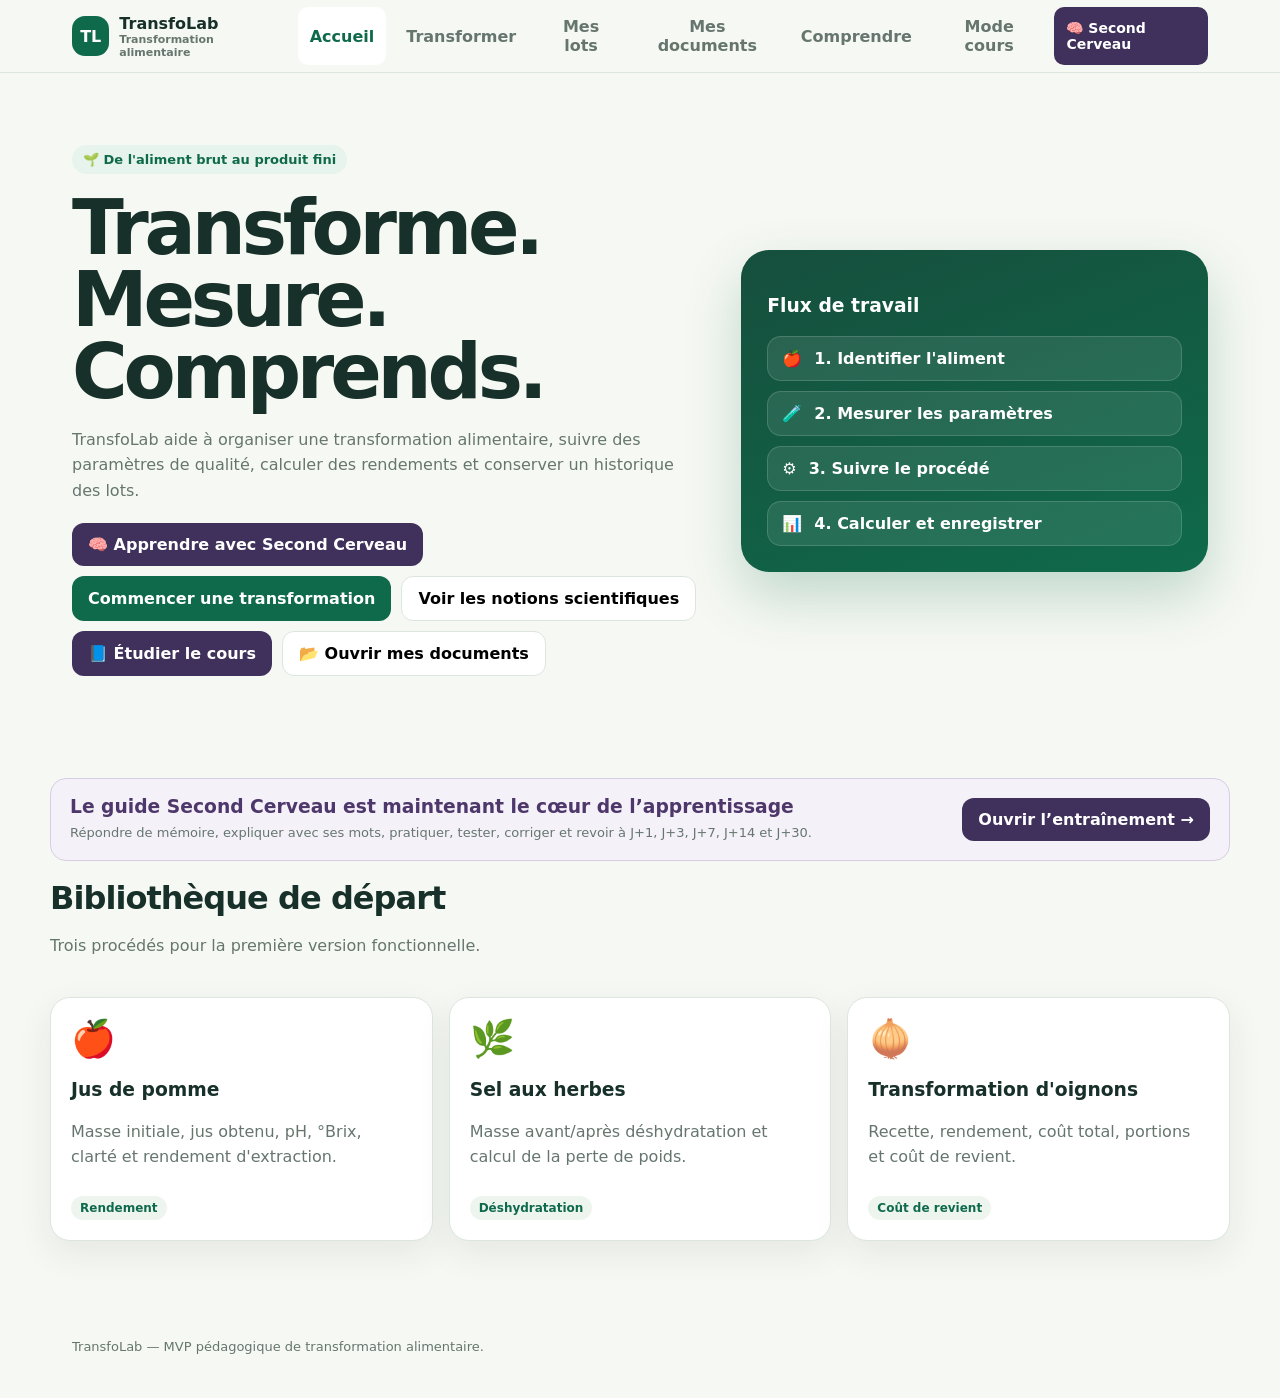
<file: index.html>
<!doctype html>
<html lang="fr">
<head>
  <meta charset="utf-8" />
  <meta name="viewport" content="width=device-width, initial-scale=1" />
  <meta name="theme-color" content="#0f6a4b" />
  <title>TransfoLab — Transformation alimentaire</title>
  <link rel="stylesheet" href="styles.css" />
  <style>
    nav .brain-link{display:inline-flex;align-items:center;text-decoration:none;padding:10px 12px;border-radius:10px;background:#3f315b;color:#fff;font-weight:800;font-size:14px}
    nav .brain-link:hover{background:#2f2445;color:#fff}
    .brain-callout{display:flex;justify-content:space-between;align-items:center;gap:18px;margin:18px 0;padding:17px 19px;border:1px solid #d8cde6;background:#f5f1f9;border-radius:16px}
    .brain-callout h3{margin:0 0 6px;color:#4e376a}.brain-callout p{margin:0;color:#66766f;line-height:1.55;font-size:13px}
    .brain-callout a{text-decoration:none;white-space:nowrap}
    @media(max-width:760px){nav .brain-link{font-size:12px;padding:9px 10px}.brain-callout{align-items:flex-start;flex-direction:column}.brain-callout a{white-space:normal}}
  </style>
</head>
<body>
<header>
  <div class="shell nav">
    <div class="brand">
      <div class="brand-mark">TL</div>
      <div>TransfoLab<small>Transformation alimentaire</small></div>
    </div>
    <nav>
      <button class="active" data-view="home">Accueil</button>
      <button data-view="transform">Transformer</button>
      <button data-view="lots">Mes lots</button>
      <button data-view="documents">Mes documents</button>
      <button data-view="learn">Comprendre</button>
      <button data-view="course">Mode cours</button>
      <a class="brain-link" href="second-cerveau.html">🧠 Second Cerveau</a>
    </nav>
  </div>
</header>

<main>
  <section id="home" class="view active">
    <div class="hero">
      <div class="shell hero-grid">
        <div>
          <div class="eyebrow">🌱 De l'aliment brut au produit fini</div>
          <h1>Transforme.<br>Mesure.<br>Comprends.</h1>
          <p>TransfoLab aide à organiser une transformation alimentaire, suivre des paramètres de qualité, calculer des rendements et conserver un historique des lots.</p>
          <div class="actions">
            <a class="btn btn-course" style="text-decoration:none" href="second-cerveau.html">🧠 Apprendre avec Second Cerveau</a>
            <button class="btn btn-primary" onclick="openView('transform')">Commencer une transformation</button>
            <button class="btn btn-secondary" onclick="openView('learn')">Voir les notions scientifiques</button>
            <button class="btn btn-course" onclick="openView('course')">📘 Étudier le cours</button>
            <button class="btn btn-secondary" onclick="openView('documents')">📂 Ouvrir mes documents</button>
          </div>
        </div>
        <div class="hero-card">
          <h3>Flux de travail</h3>
          <div class="flow">
            <div class="flow-row"><span>🍎</span><b>1. Identifier l'aliment</b></div>
            <div class="flow-row"><span>🧪</span><b>2. Mesurer les paramètres</b></div>
            <div class="flow-row"><span>⚙️</span><b>3. Suivre le procédé</b></div>
            <div class="flow-row"><span>📊</span><b>4. Calculer et enregistrer</b></div>
          </div>
        </div>
      </div>
    </div>

    <div class="section shell">
      <div class="brain-callout">
        <div><h3>Le guide Second Cerveau est maintenant le cœur de l’apprentissage</h3><p>Répondre de mémoire, expliquer avec ses mots, pratiquer, tester, corriger et revoir à J+1, J+3, J+7, J+14 et J+30.</p></div>
        <a class="btn btn-course" href="second-cerveau.html">Ouvrir l’entraînement →</a>
      </div>
      <div class="section-head">
        <div>
          <h2>Bibliothèque de départ</h2>
          <p>Trois procédés pour la première version fonctionnelle.</p>
        </div>
      </div>

      <div class="grid-3">
        <article class="card food-card" onclick="selectProcess('apple')">
          <div class="emoji">🍎</div>
          <h3>Jus de pomme</h3>
          <p>Masse initiale, jus obtenu, pH, °Brix, clarté et rendement d'extraction.</p>
          <span class="tag">Rendement</span>
        </article>

        <article class="card food-card" onclick="selectProcess('herbs')">
          <div class="emoji">🌿</div>
          <h3>Sel aux herbes</h3>
          <p>Masse avant/après déshydratation et calcul de la perte de poids.</p>
          <span class="tag">Déshydratation</span>
        </article>

        <article class="card food-card" onclick="selectProcess('onion')">
          <div class="emoji">🧅</div>
          <h3>Transformation d'oignons</h3>
          <p>Recette, rendement, coût total, portions et coût de revient.</p>
          <span class="tag">Coût de revient</span>
        </article>
      </div>
    </div>
  </section>

  <section id="transform" class="view">
    <div class="section shell">
      <div class="section-head">
        <div>
          <h2>Nouvelle transformation</h2>
          <p>Choisis un procédé, saisis tes mesures et enregistre le lot.</p>
        </div>
      </div>

      <div class="workspace">
        <aside class="card side-card">
          <h3>Étapes</h3>
          <div class="step active">1. Choisir le procédé</div>
          <div class="step">2. Saisir les données</div>
          <div class="step">3. Calculer</div>
          <div class="step">4. Enregistrer le lot</div>
          <div class="callout">Prototype pédagogique : les paramètres critiques de sécurité alimentaire doivent être validés avec des procédures officielles applicables.</div>
        </aside>

        <div class="card">
          <div class="panel-title">
            <h3>Données du lot</h3>
            <span id="processBadge" class="tag">Jus de pomme</span>
          </div>

          <div class="form-grid">
            <div class="field">
              <label for="process">Procédé</label>
              <select id="process" onchange="renderProcess()">
                <option value="apple">🍎 Jus de pomme</option>
                <option value="herbs">🌿 Sel aux herbes</option>
                <option value="onion">🧅 Transformation d'oignons</option>
              </select>
            </div>

            <div class="field">
              <label for="lotName">Nom ou numéro de lot</label>
              <input id="lotName" placeholder="Ex. POM-2026-09-19-01" />
            </div>

            <div class="field">
              <label for="date">Date</label>
              <input id="date" type="date" />
            </div>

            <div class="field">
              <label for="variety">Variété / matière première</label>
              <input id="variety" placeholder="Ex. McIntosh, basilic, oignon jaune" />
            </div>
          </div>

          <div id="dynamicFields" class="dynamic-fields"></div>

          <div class="actions">
            <button class="btn btn-primary" onclick="calculate()">Calculer</button>
            <button class="btn btn-secondary" onclick="resetForm()">Réinitialiser</button>
          </div>

          <div id="result" class="result">
            <div id="resultMetrics" class="result-grid"></div>
            <div id="resultNote" class="callout"></div>
            <button class="btn btn-primary" onclick="saveLot()">Enregistrer ce lot</button>
          </div>
        </div>
      </div>
    </div>
  </section>

  <section id="lots" class="view">
    <div class="section shell">
      <div class="section-head">
        <div>
          <h2>Mes lots</h2>
          <p>Les lots sont enregistrés dans ce navigateur.</p>
        </div>
        <div class="actions">
          <button class="btn btn-secondary" onclick="exportCSV()">Exporter CSV</button>
          <button class="btn btn-danger" onclick="clearLots()">Tout effacer</button>
        </div>
      </div>
      <div id="lotsContainer"></div>
    </div>
  </section>

  <section id="documents" class="view">
    <div class="section shell">
      <div class="section-head">
        <div>
          <div class="eyebrow">📂 BIBLIOTHÈQUE TRANSFOLAB</div>
          <h2 style="margin-top:14px">Mes documents</h2>
          <p>Les cours, rapports, fiches et guides utilisés dans TransfoLab sont regroupés dans une bibliothèque publique en lecture seule.</p>
        </div>
        <span class="tag">9 fichiers disponibles</span>
      </div>

      <div class="brain-callout">
        <div><h3>Guide complet de révision — Second Cerveau</h3><p>Le guide ne sert pas seulement de document à lire. Il alimente maintenant un entraînement interactif avec reconstruction, Feynman, pratique, test, correction, Cornell et répétition espacée.</p></div>
        <a class="btn btn-course" href="second-cerveau.html">Utiliser le guide →</a>
      </div>

      <div class="callout"><strong>Utilisation :</strong> ouvre la bibliothèque, choisis un fichier, puis utilise les options de lecture ou de téléchargement de Word, PowerPoint ou PDF. Les documents sont publics : n’ajoute aucune information confidentielle.</div>

      <div class="grid-3" style="margin-top:18px">
        <article class="card">
          <div class="emoji">📘</div>
          <h3>Guides de révision</h3>
          <p>Guide complet Second Cerveau en Word et PDF, ainsi qu’une présentation visuelle des notions de transformation alimentaire.</p>
          <span class="tag">3 fichiers</span>
        </article>
        <article class="card">
          <div class="emoji">🥗</div>
          <h3>Cours principal</h3>
          <p>Les aliments et leur composition : eau, glucides, protéines, lipides, minéraux et vitamines.</p>
          <span class="tag">1 fichier</span>
        </article>
        <article class="card">
          <div class="emoji">🧪</div>
          <h3>Laboratoires réalisés</h3>
          <p>Test de l’amidon, jus de pomme et pectinase, sel aux herbes et transformation des oignons.</p>
          <span class="tag">4 fichiers</span>
        </article>
        <article class="card">
          <div class="emoji">👩‍🍳</div>
          <h3>Nouveau travail de session</h3>
          <p>Cahier des employés, recette standardisée, contrôles qualité et comparaison des deux cuisines.</p>
          <span class="tag">1 fichier</span>
        </article>
        <article class="card" style="grid-column:span 2">
          <div class="emoji">📁</div>
          <h3>Ouvrir tous les documents</h3>
          <p>La bibliothèque contient les fichiers originaux. Tu peux les lire dans le navigateur ou les télécharger sur ton appareil.</p>
          <div class="actions">
            <a class="btn btn-primary" style="text-decoration:none" href="https://1drv.ms/f/c/1ad509795a138ac4/IgDaDucuSjQJQZt7WPe4I7CCAWZSuzBYeFTAA6DcyLiBqDE" target="_blank" rel="noopener">Ouvrir la bibliothèque ↗</a>
          </div>
        </article>
      </div>
    </div>
  </section>

  <section id="learn" class="view">
    <div class="section shell">
      <div class="section-head">
        <div>
          <h2>Comprendre la transformation</h2>
          <p>Notions scientifiques intégrées au prototype.</p>
        </div>
      </div>

      <div class="brain-callout">
        <div><h3>Comprendre n’est que la première étape</h3><p>Après la lecture, utilise le mode Second Cerveau pour reconstruire la notion sans regarder, l’expliquer, la pratiquer et la tester.</p></div>
        <a class="btn btn-course" href="second-cerveau.html">Passer à l’entraînement →</a>
      </div>

      <div class="knowledge">
        <article class="card"><h3>💧 Eau et conservation</h3><p>L'eau disponible pour les microorganismes est importante pour comprendre déshydratation, salage et conservation.</p></article>
        <article class="card"><h3>🍎 Amidon et maturité</h3><p>Dans la pomme, l'amidon diminue progressivement pendant la maturation à mesure qu'il est transformé en sucres.</p></article>
        <article class="card"><h3>🧪 Pectine et pectinase</h3><p>La pectine contribue à la structure du fruit. La pectinase peut améliorer l'extraction et faciliter la clarification du jus.</p></article>
        <article class="card"><h3>🧂 Sel et déshydratation</h3><p>Le salage et la déshydratation réduisent la disponibilité de l'eau et peuvent être combinés dans un procédé de conservation.</p></article>
      </div>

      <div class="card sources">
        <h3>Ressources</h3>
        <p>Le prototype a été structuré à partir de tes documents de cours : composition des aliments, test de l'amidon, jus de pomme à la pectinase, sel aux herbes et transformation des oignons.</p>
        <p><a href="https://archeologie-sel.inrap.fr/Archeologie-du-Sel/home" target="_blank" rel="noopener">Inrap — Archéologie du sel ↗</a></p>
      </div>
    </div>
  </section>

  <section id="course" class="view">
    <div class="section shell">
      <div class="course-hero card">
        <div>
          <div class="eyebrow">📘 MODE COURS</div>
          <h2>Sciences et qualité des aliments</h2>
          <p>Apprends une notion, relie-la à un laboratoire puis vérifie ta compréhension avec un mini-quiz.</p>
          <div class="actions"><a class="btn btn-course" style="text-decoration:none" href="second-cerveau.html">🧠 Entraînement complet Second Cerveau</a></div>
        </div>
        <div class="progress-box">
          <div class="progress-line">
            <strong>Progression</strong>
            <span id="courseProgressText">0 / 5 leçons</span>
          </div>
          <div class="progress-track"><div id="courseProgressBar" class="progress-bar"></div></div>
          <button class="link-btn" onclick="resetCourseProgress()">Réinitialiser la progression</button>
        </div>
      </div>

      <div class="course-layout">
        <aside class="card lesson-menu" aria-label="Leçons">
          <h3>Leçons</h3>
          <button class="lesson-tab active" data-lesson="composition" onclick="openLesson('composition')">
            <span>🥗</span><span><b>1. Composition</b><small>Les grandes familles</small></span>
          </button>
          <button class="lesson-tab" data-lesson="water" onclick="openLesson('water')">
            <span>💧</span><span><b>2. Eau et conservation</b><small>aw, sel, déshydratation</small></span>
          </button>
          <button class="lesson-tab" data-lesson="starch" onclick="openLesson('starch')">
            <span>🍎</span><span><b>3. Amidon et maturité</b><small>Test à l'iode</small></span>
          </button>
          <button class="lesson-tab" data-lesson="pectin" onclick="openLesson('pectin')">
            <span>🧪</span><span><b>4. Pectine et pectinase</b><small>Extraction du jus</small></span>
          </button>
          <button class="lesson-tab" data-lesson="onion" onclick="openLesson('onion')">
            <span>🧅</span><span><b>5. Transformation</b><small>Rendement et coût</small></span>
          </button>
        </aside>

        <div id="lessonPanel" class="card lesson-panel"></div>
      </div>
    </div>
  </section>

</main>

<footer>
  <div class="shell">TransfoLab — MVP pédagogique de transformation alimentaire.</div>
</footer>

<div id="toast" class="toast"></div>
<script src="app.js"></script>
</body>
</html>
</file>
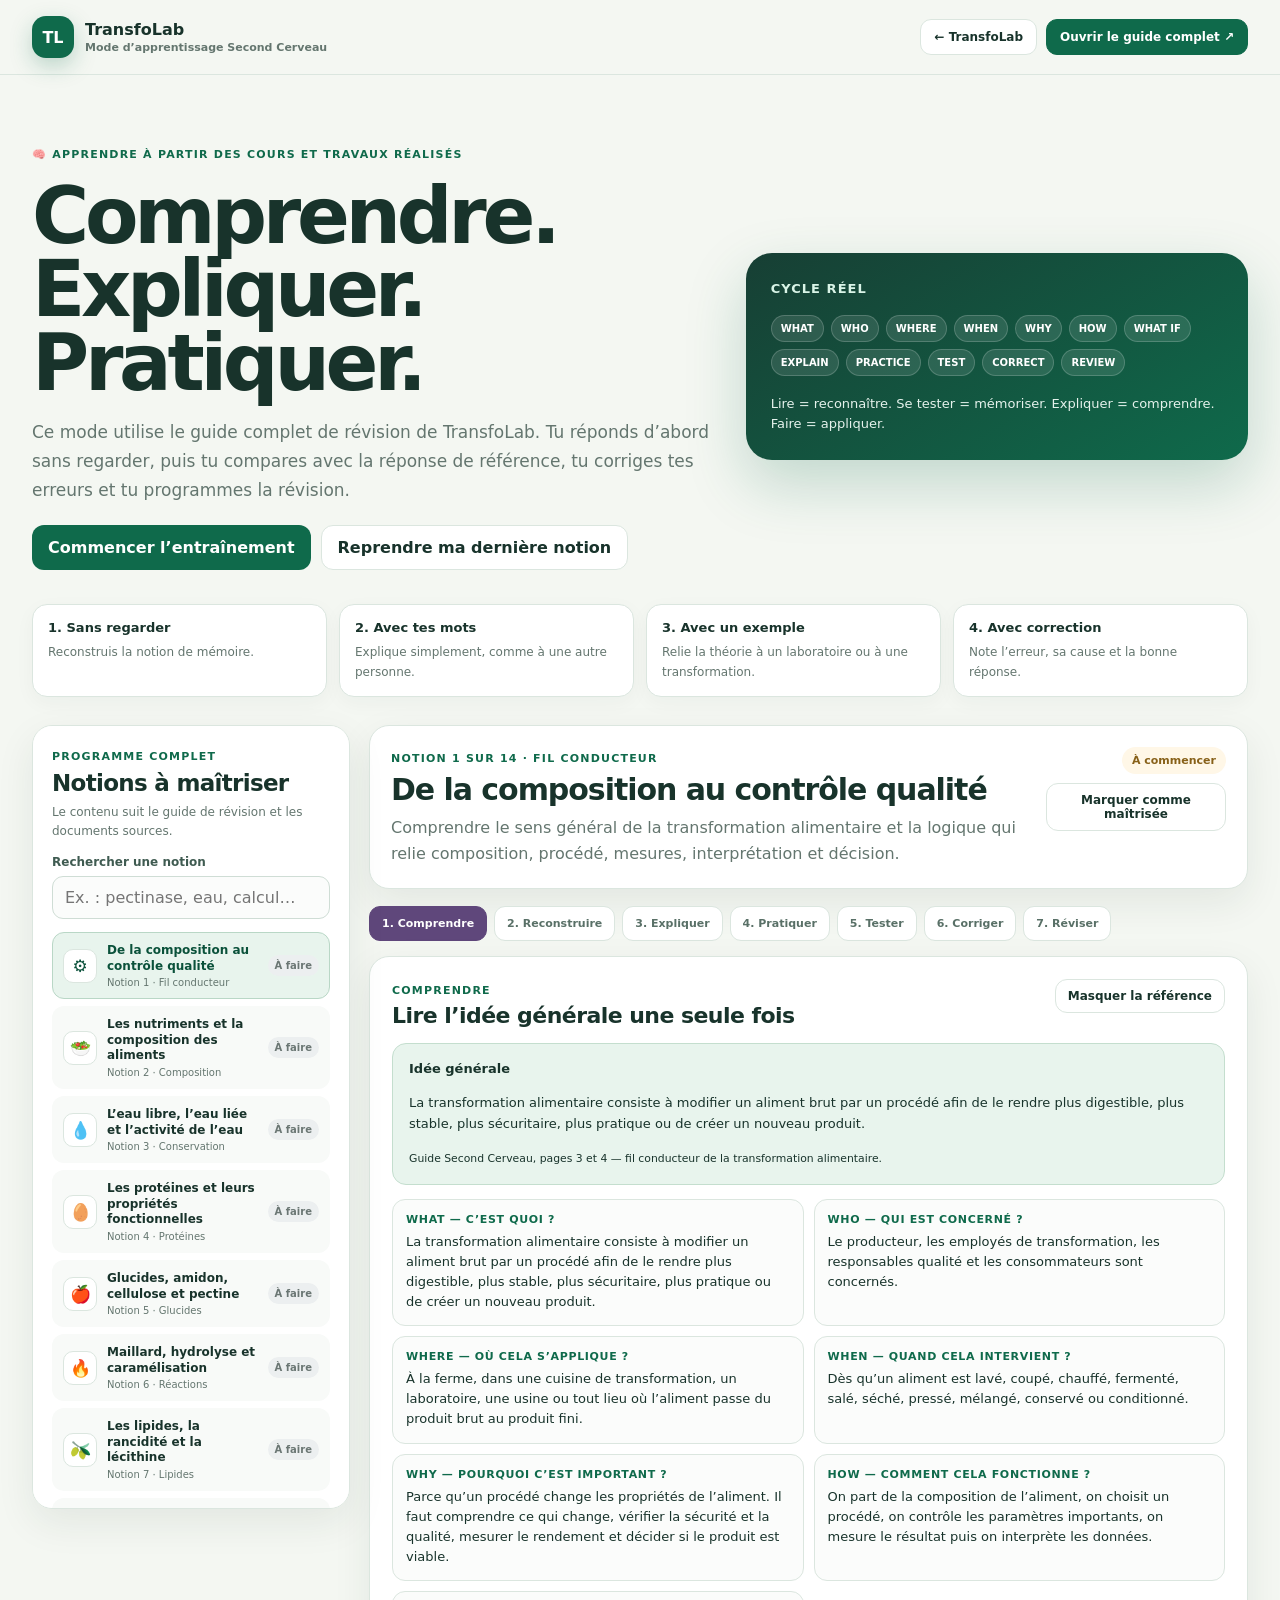
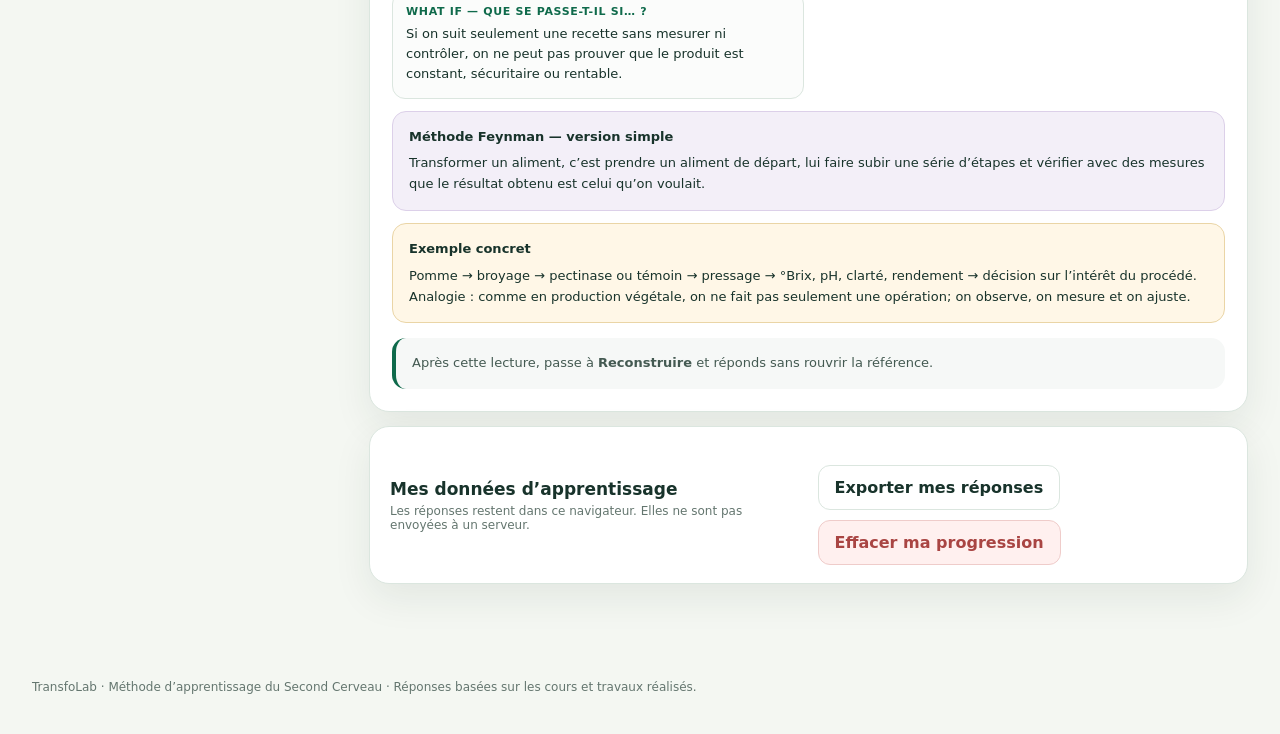
<file: second-cerveau.html>
<!doctype html>
<html lang="fr">
<head>
  <meta charset="utf-8">
  <meta name="viewport" content="width=device-width,initial-scale=1">
  <meta name="theme-color" content="#173f34">
  <title>TransfoLab — Second Cerveau</title>
  <link rel="stylesheet" href="second-cerveau.css">
</head>
<body>
<header class="topbar">
  <div class="shell topbar-inner">
    <a class="brand" href="index.html" aria-label="Retour à TransfoLab">
      <span class="brand-mark">TL</span>
      <span>TransfoLab<small>Mode d’apprentissage Second Cerveau</small></span>
    </a>
    <nav class="top-actions" aria-label="Navigation Second Cerveau">
      <a href="index.html">← TransfoLab</a>
      <a class="guide-link" href="https://1drv.ms/w/c/1ad509795a138ac4/IQBGd5t_vVDSRKMZkMtU_iPmASNNrGvSlVGvZn7Zciulj9k" target="_blank" rel="noopener">Ouvrir le guide complet ↗</a>
    </nav>
  </div>
</header>

<main>
  <section class="hero">
    <div class="shell hero-grid">
      <div>
        <span class="eyebrow">🧠 APPRENDRE À PARTIR DES COURS ET TRAVAUX RÉALISÉS</span>
        <h1>Comprendre.<br>Expliquer.<br>Pratiquer.</h1>
        <p>Ce mode utilise le guide complet de révision de TransfoLab. Tu réponds d’abord sans regarder, puis tu compares avec la réponse de référence, tu corriges tes erreurs et tu programmes la révision.</p>
        <div class="hero-actions">
          <button class="btn primary" id="startButton" type="button">Commencer l’entraînement</button>
          <button class="btn secondary" id="resumeButton" type="button">Reprendre ma dernière notion</button>
        </div>
      </div>
      <aside class="cycle-card" aria-label="Cycle Second Cerveau">
        <span class="cycle-title">Cycle réel</span>
        <div class="cycle-flow">
          <span>WHAT</span><span>WHO</span><span>WHERE</span><span>WHEN</span><span>WHY</span><span>HOW</span><span>WHAT IF</span><span>EXPLAIN</span><span>PRACTICE</span><span>TEST</span><span>CORRECT</span><span>REVIEW</span>
        </div>
        <p>Lire = reconnaître. Se tester = mémoriser. Expliquer = comprendre. Faire = appliquer.</p>
      </aside>
    </div>
  </section>

  <section class="shell method-strip" aria-label="Règles de la méthode">
    <article><b>1. Sans regarder</b><span>Reconstruis la notion de mémoire.</span></article>
    <article><b>2. Avec tes mots</b><span>Explique simplement, comme à une autre personne.</span></article>
    <article><b>3. Avec un exemple</b><span>Relie la théorie à un laboratoire ou à une transformation.</span></article>
    <article><b>4. Avec correction</b><span>Note l’erreur, sa cause et la bonne réponse.</span></article>
  </section>

  <section class="shell workspace" id="workspace">
    <aside class="topic-panel card">
      <div class="topic-panel-head">
        <span class="kicker">Programme complet</span>
        <h2>Notions à maîtriser</h2>
        <p>Le contenu suit le guide de révision et les documents sources.</p>
      </div>
      <label class="search-label" for="topicSearch">Rechercher une notion</label>
      <input id="topicSearch" class="topic-search" type="search" placeholder="Ex. : pectinase, eau, calcul…">
      <div id="topicList" class="topic-list" role="list"></div>
      <div class="topic-progress-card">
        <div><b>Progression générale</b><span id="globalProgressText">0 / 14 notions</span></div>
        <div class="progress-track"><div id="globalProgressBar" class="progress-bar"></div></div>
      </div>
    </aside>

    <div class="lesson-area">
      <section class="lesson-head card">
        <div>
          <span class="kicker" id="topicNumber">Notion 1</span>
          <h2 id="topicTitle">Transformation alimentaire</h2>
          <p id="topicIntro"></p>
        </div>
        <div class="lesson-head-actions">
          <span class="status-pill" id="topicStatus">À commencer</span>
          <button class="btn small secondary" type="button" id="markComplete">Marquer comme maîtrisée</button>
        </div>
      </section>

      <div class="phase-nav" role="tablist" aria-label="Étapes de l’apprentissage">
        <button class="active" type="button" data-phase="understand">1. Comprendre</button>
        <button type="button" data-phase="reconstruct">2. Reconstruire</button>
        <button type="button" data-phase="explain">3. Expliquer</button>
        <button type="button" data-phase="practice">4. Pratiquer</button>
        <button type="button" data-phase="test">5. Tester</button>
        <button type="button" data-phase="correct">6. Corriger</button>
        <button type="button" data-phase="review">7. Réviser</button>
      </div>

      <section class="phase active card" id="phase-understand" data-phase-panel="understand">
        <div class="phase-heading">
          <div><span class="phase-step">COMPRENDRE</span><h3>Lire l’idée générale une seule fois</h3></div>
          <button type="button" class="btn small secondary" id="toggleReference">Masquer la référence</button>
        </div>
        <div id="referenceBlock">
          <div class="reference-summary" id="referenceSummary"></div>
          <div class="reference-grid" id="referenceGrid"></div>
          <div class="reference-box"><b>Méthode Feynman — version simple</b><p id="feynmanReference"></p></div>
          <div class="example-box"><b>Exemple concret</b><p id="exampleReference"></p></div>
        </div>
        <div class="instruction-box">Après cette lecture, passe à <strong>Reconstruire</strong> et réponds sans rouvrir la référence.</div>
      </section>

      <section class="phase card" id="phase-reconstruct" data-phase-panel="reconstruct">
        <div class="phase-heading"><div><span class="phase-step">RECONSTRUIRE</span><h3>Répondre de mémoire aux sept questions</h3></div></div>
        <p class="phase-copy">Écris ce dont tu te souviens. Une réponse incomplète est utile : elle montre précisément ce qu’il faut retravailler.</p>
        <div id="reconstructQuestions" class="reconstruct-grid"></div>
        <div class="phase-actions">
          <button type="button" class="btn primary" id="saveReconstruction">Enregistrer mes réponses</button>
          <button type="button" class="btn secondary" id="compareAnswers">Comparer avec la référence</button>
        </div>
        <div id="comparisonBlock" class="comparison-block" hidden></div>
      </section>

      <section class="phase card" id="phase-explain" data-phase-panel="explain">
        <div class="phase-heading"><div><span class="phase-step">EXPLAIN</span><h3>Expliquer avec tes mots</h3></div></div>
        <p class="phase-copy">Explique la notion simplement, sans copier la réponse de référence. Imagine que tu l’enseignes à une personne qui ne connaît pas le sujet.</p>
        <label for="feynmanInput">Mon explication Feynman</label>
        <textarea id="feynmanInput" rows="7" placeholder="Dans mes mots, cette notion veut dire que…"></textarea>
        <label for="exampleInput">Mon exemple concret ou mon analogie</label>
        <textarea id="exampleInput" rows="4" placeholder="Je relie cette notion au laboratoire / à une situation réelle…"></textarea>
        <div class="phase-actions"><button type="button" class="btn primary" id="saveExplanation">Enregistrer mon explication</button><button type="button" class="btn secondary" id="showFeynman">Voir l’explication de référence</button></div>
        <div id="feynmanCompare" class="reference-box" hidden></div>
      </section>

      <section class="phase card" id="phase-practice" data-phase-panel="practice">
        <div class="phase-heading"><div><span class="phase-step">PRACTICE</span><h3>Faire un exercice sans regarder</h3></div></div>
        <div class="practice-question"><span>Exercice</span><p id="practiceQuestion"></p></div>
        <label for="practiceInput">Ma démarche et ma réponse</label>
        <textarea id="practiceInput" rows="7" placeholder="Je montre ma démarche, mon calcul ou mon raisonnement…"></textarea>
        <div class="phase-actions"><button type="button" class="btn primary" id="savePractice">Enregistrer mon exercice</button><button type="button" class="btn secondary" id="showPracticeAnswer">Vérifier la réponse</button></div>
        <div id="practiceAnswer" class="correction-box" hidden></div>
      </section>

      <section class="phase card" id="phase-test" data-phase-panel="test">
        <div class="phase-heading"><div><span class="phase-step">TEST</span><h3>Mini-test de rappel actif</h3></div></div>
        <p class="phase-copy">Réponds sans retourner aux étapes précédentes. Le résultat sert à choisir ce qu’il faut revoir, pas à te juger.</p>
        <form id="quizForm" class="quiz-form"></form>
        <div class="phase-actions"><button type="submit" form="quizForm" class="btn primary">Corriger le mini-test</button></div>
        <div id="quizResult" class="quiz-result" hidden></div>
      </section>

      <section class="phase card" id="phase-correct" data-phase-panel="correct">
        <div class="phase-heading"><div><span class="phase-step">CORRECT</span><h3>Journal des erreurs</h3></div></div>
        <p class="phase-copy">Ne remplace pas seulement ta réponse. Note ce qui était faux ou incomplet, pourquoi l’erreur est arrivée et ce que tu dois retenir.</p>
        <div class="correction-grid">
          <div><label for="errorInput">Mon erreur ou mon manque</label><textarea id="errorInput" rows="5" placeholder="J’ai oublié / confondu…"></textarea></div>
          <div><label for="causeInput">Cause probable</label><textarea id="causeInput" rows="5" placeholder="Je n’avais pas compris / j’ai lu trop vite / j’ai confondu avec…"></textarea></div>
          <div><label for="correctionInput">Correction à retenir</label><textarea id="correctionInput" rows="5" placeholder="La bonne idée est…"></textarea></div>
        </div>
        <div class="phase-actions"><button type="button" class="btn primary" id="saveCorrection">Enregistrer la correction</button></div>
      </section>

      <section class="phase card" id="phase-review" data-phase-panel="review">
        <div class="phase-heading"><div><span class="phase-step">REVIEW</span><h3>Répétition espacée</h3></div></div>
        <p class="phase-copy">À chaque date, commence par répondre de mémoire avant de relire. Coche seulement après avoir fait un vrai rappel actif.</p>
        <div id="reviewSchedule" class="review-schedule"></div>
        <div class="cornell card-inner">
          <div class="cornell-head"><div><span class="phase-step">FICHE CORNELL</span><h3>Synthèse personnelle</h3></div></div>
          <div class="cornell-grid">
            <div><label for="cornellKeywords">Mots-clés / questions</label><textarea id="cornellKeywords" rows="7" placeholder="Eau libre, aw, pourquoi…"></textarea></div>
            <div><label for="cornellNotes">Prise de notes</label><textarea id="cornellNotes" rows="7" placeholder="Les idées essentielles avec mes mots…"></textarea></div>
          </div>
          <label for="cornellSummary">Synthèse en une phrase</label>
          <textarea id="cornellSummary" rows="3" placeholder="En une phrase, je retiens que…"></textarea>
          <div class="phase-actions"><button type="button" class="btn primary" id="saveCornell">Enregistrer ma fiche Cornell</button></div>
        </div>
      </section>

      <section class="data-actions card">
        <div><h3>Mes données d’apprentissage</h3><p>Les réponses restent dans ce navigateur. Elles ne sont pas envoyées à un serveur.</p></div>
        <div class="phase-actions"><button type="button" class="btn secondary" id="exportLearning">Exporter mes réponses</button><button type="button" class="btn danger" id="resetLearning">Effacer ma progression</button></div>
      </section>
    </div>
  </section>
</main>

<footer><div class="shell">TransfoLab · Méthode d’apprentissage du Second Cerveau · Réponses basées sur les cours et travaux réalisés.</div></footer>
<div id="toast" class="toast" role="status" aria-live="polite"></div>
<script src="second-cerveau.js"></script>
</body>
</html>
</file>
<file: styles.css>
:root{
  --bg:#f6f8f3;--surface:#fff;--text:#173029;--muted:#66766f;
  --primary:#0f6a4b;--border:#dce6df;--accent:#e7a63b;--danger:#b4423d;
  --shadow:0 12px 35px rgba(23,48,41,.08)
}
*{box-sizing:border-box}
body{margin:0;font-family:Inter,system-ui,-apple-system,BlinkMacSystemFont,"Segoe UI",sans-serif;color:var(--text);background:var(--bg)}
button,input,select{font:inherit}
a{color:var(--primary)}
.shell{max-width:1180px;margin:auto;padding:0 22px}
header{position:sticky;top:0;z-index:20;background:rgba(246,248,243,.94);border-bottom:1px solid var(--border);backdrop-filter:blur(12px)}
.nav{height:72px;display:flex;align-items:center;justify-content:space-between;gap:20px}
.brand{display:flex;align-items:center;gap:10px;font-weight:850}
.brand-mark{width:40px;height:40px;border-radius:13px;background:var(--primary);color:white;display:grid;place-items:center}
.brand small{display:block;font-size:11px;color:var(--muted)}
nav{display:flex;gap:8px}
nav button{border:0;background:transparent;padding:10px 12px;border-radius:10px;color:var(--muted);cursor:pointer;font-weight:700}
nav button.active,nav button:hover{background:white;color:var(--primary)}
.view{display:none}.view.active{display:block}
.hero{padding:72px 0 44px}
.hero-grid{display:grid;grid-template-columns:1.15fr .85fr;gap:38px;align-items:center}
.eyebrow{display:inline-block;background:#e7f4ed;color:var(--primary);font-size:13px;font-weight:800;padding:7px 11px;border-radius:999px}
h1{font-size:clamp(44px,7vw,76px);line-height:.95;letter-spacing:-.055em;margin:18px 0}
.hero p,.section-head p,.food-card p,.knowledge p{color:var(--muted);line-height:1.6}
.actions{display:flex;gap:10px;flex-wrap:wrap;margin-top:20px}
.btn{border:0;border-radius:12px;padding:12px 16px;font-weight:800;cursor:pointer}
.btn-primary{background:var(--primary);color:white}
.btn-secondary{background:white;border:1px solid var(--border)}
.btn-danger{background:#fff0ef;color:var(--danger);border:1px solid #f1d0cd}
.hero-card{background:linear-gradient(160deg,#164f3d,#0f6a4b);color:white;border-radius:28px;padding:26px;box-shadow:0 24px 55px rgba(15,106,75,.23)}
.flow{display:grid;gap:10px;margin-top:20px}
.flow-row{display:flex;gap:12px;align-items:center;padding:12px 14px;border-radius:14px;background:rgba(255,255,255,.09);border:1px solid rgba(255,255,255,.15)}
.section{padding:40px 0 70px}
.section-head{display:flex;justify-content:space-between;align-items:end;gap:20px;margin-bottom:22px}
.section-head h2{margin:0;font-size:32px;letter-spacing:-.03em}
.grid-3{display:grid;grid-template-columns:repeat(3,1fr);gap:16px}
.card{background:white;border:1px solid var(--border);border-radius:20px;padding:20px;box-shadow:var(--shadow)}
.food-card{cursor:pointer}
.food-card:hover{transform:translateY(-2px)}
.emoji{font-size:36px}
.tag{display:inline-block;margin-top:10px;padding:5px 9px;background:#eef5ef;color:var(--primary);border-radius:999px;font-size:12px;font-weight:800}
.workspace{display:grid;grid-template-columns:300px 1fr;gap:18px;align-items:start}
.side-card{position:sticky;top:92px}
.step{padding:10px;border-radius:11px;color:var(--muted);font-weight:700}
.step.active{background:#e9f4ee;color:var(--primary)}
.callout{margin-top:14px;border-left:4px solid var(--accent);background:#fff9ec;padding:12px 14px;border-radius:10px;font-size:13px;line-height:1.55}
.panel-title{display:flex;justify-content:space-between;align-items:center}
.form-grid{display:grid;grid-template-columns:repeat(2,1fr);gap:14px}
.field{display:grid;gap:7px}
label{font-size:13px;font-weight:800}
input,select{width:100%;padding:12px;border:1px solid var(--border);border-radius:12px;background:#fbfcfa}
.dynamic-fields{margin-top:16px}
.result{display:none;margin-top:18px;padding:18px;background:#edf7f1;border:1px solid #cfe5d7;border-radius:16px}
.result.show{display:block}
.result-grid{display:grid;grid-template-columns:repeat(3,1fr);gap:12px;margin-bottom:12px}
.metric{background:white;border:1px solid var(--border);border-radius:14px;padding:14px}
.metric b{display:block;font-size:22px;margin-top:4px}
.metric small{color:var(--muted)}
.knowledge{display:grid;grid-template-columns:repeat(2,1fr);gap:16px}
.sources{margin-top:16px}
.table-wrap{overflow:auto;border:1px solid var(--border);border-radius:16px}
table{width:100%;border-collapse:collapse;background:white;min-width:700px}
th,td{text-align:left;padding:13px 14px;border-bottom:1px solid var(--border);font-size:13px}
th{background:#f3f6f3;text-transform:uppercase;font-size:12px}
.empty{text-align:center;padding:32px}
footer{padding:28px 0 44px;color:var(--muted);font-size:13px}
.toast{position:fixed;right:20px;bottom:20px;background:#173029;color:white;padding:12px 16px;border-radius:12px;opacity:0;transform:translateY(10px);transition:.2s}
.toast.show{opacity:1;transform:none}
@media(max-width:900px){
  .hero-grid,.workspace,.grid-3,.knowledge{grid-template-columns:1fr}
  .side-card{position:static}
}
@media(max-width:620px){
  .form-grid,.result-grid{grid-template-columns:1fr}
  .nav{height:auto;padding-top:10px;padding-bottom:10px;align-items:flex-start}
  nav{flex-wrap:wrap;justify-content:flex-end}
  .brand small{display:none}
}

/* Mode cours */
.btn-course{background:#3f315b;color:#fff}
.course-hero{display:grid;grid-template-columns:1fr 340px;gap:26px;align-items:center;margin-bottom:18px;background:linear-gradient(135deg,#fffaf0,#f4effa)}
.course-hero h2{font-size:36px;margin:12px 0 8px;letter-spacing:-.035em}
.course-hero p{color:var(--muted);line-height:1.6;margin:0}
.progress-box{background:#fff;border:1px solid var(--border);border-radius:16px;padding:16px}
.progress-line{display:flex;justify-content:space-between;gap:12px;font-size:13px}
.progress-track{height:10px;background:#eee9f4;border-radius:999px;overflow:hidden;margin:12px 0 8px}
.progress-bar{height:100%;width:0;background:#6d4d8c;border-radius:999px;transition:width .25s ease}
.link-btn{border:0;background:transparent;color:#6d4d8c;padding:4px 0;font-weight:800;cursor:pointer}
.course-layout{display:grid;grid-template-columns:300px 1fr;gap:18px;align-items:start}
.lesson-menu{position:sticky;top:92px;display:grid;gap:8px}
.lesson-menu h3{margin:0 0 5px}
.lesson-tab{display:flex;gap:11px;align-items:center;text-align:left;width:100%;padding:12px;border:1px solid transparent;border-radius:13px;background:#faf9fb;color:var(--text);cursor:pointer}
.lesson-tab>span:first-child{font-size:23px}
.lesson-tab span:last-child{display:grid;gap:2px}
.lesson-tab small{color:var(--muted)}
.lesson-tab.active{background:#f1ebf7;border-color:#d8cae6;color:#5e3e7c}
.lesson-panel{min-height:560px}
.lesson-kicker{font-size:12px;font-weight:850;letter-spacing:.08em;color:#6d4d8c;text-transform:uppercase}
.lesson-panel h2{font-size:32px;margin:7px 0 10px;letter-spacing:-.03em}
.lesson-intro{font-size:17px;line-height:1.65;color:var(--muted)}
.lesson-block{margin-top:18px;padding:18px;border-radius:16px;background:#fafbfa;border:1px solid var(--border)}
.lesson-block h3{margin:0 0 10px}
.lesson-block ul{padding-left:20px;line-height:1.7}
.lab-link{background:#eef7f2;border-color:#d4e9dc}
.source-note{margin-top:18px;font-size:12px;color:var(--muted)}
.quiz{margin-top:22px;border-top:1px solid var(--border);padding-top:20px}
.quiz h3{margin-top:0}
.quiz-question{margin:15px 0;padding:15px;border:1px solid var(--border);border-radius:14px}
.quiz-question p{margin:0 0 10px;font-weight:800}
.choice{display:flex;gap:8px;align-items:flex-start;margin:8px 0;font-size:14px}
.choice input{width:auto;margin-top:3px}
.quiz-feedback{margin-top:14px;padding:14px;border-radius:12px;background:#f3f5f3;line-height:1.55}
.quiz-feedback.success{background:#eaf6ef;border:1px solid #cce6d5}
.quiz-feedback.retry{background:#fff7e7;border:1px solid #ecdcae}
.lesson-complete{display:inline-flex;align-items:center;gap:6px;margin-left:8px;padding:4px 8px;border-radius:999px;background:#eaf6ef;color:#286c43;font-size:12px;font-weight:800}
@media(max-width:900px){
  .course-hero,.course-layout{grid-template-columns:1fr}
  .lesson-menu{position:static}
}
</file>
<file: second-cerveau.css>
:root{
  --bg:#f4f7f2;
  --surface:#ffffff;
  --surface-soft:#f9fbf8;
  --ink:#18332b;
  --muted:#64766f;
  --green:#0f6a4b;
  --green-dark:#0a513a;
  --green-soft:#e8f4ed;
  --purple:#5f477b;
  --purple-soft:#f1edf7;
  --gold:#d89b2e;
  --gold-soft:#fff7e7;
  --red:#a94543;
  --red-soft:#fff0ef;
  --line:#dbe6df;
  --shadow:0 14px 38px rgba(24,51,43,.08);
}
*{box-sizing:border-box}
html{scroll-behavior:smooth}
body{margin:0;background:var(--bg);color:var(--ink);font-family:Inter,system-ui,-apple-system,BlinkMacSystemFont,"Segoe UI",sans-serif}
button,input,textarea{font:inherit}
button,a{cursor:pointer}
a{color:inherit}
.shell{max-width:1260px;margin:0 auto;padding:0 22px}
.topbar{position:sticky;top:0;z-index:30;background:rgba(244,247,242,.95);border-bottom:1px solid var(--line);backdrop-filter:blur(14px)}
.topbar-inner{min-height:74px;display:flex;align-items:center;justify-content:space-between;gap:18px}
.brand{display:flex;align-items:center;gap:11px;text-decoration:none;font-weight:900}
.brand-mark{display:grid;place-items:center;width:42px;height:42px;border-radius:14px;background:var(--green);color:#fff;box-shadow:0 8px 22px rgba(15,106,75,.25)}
.brand small{display:block;color:var(--muted);font-size:11px;font-weight:700;margin-top:2px}
.top-actions{display:flex;gap:9px;align-items:center;flex-wrap:wrap;justify-content:flex-end}
.top-actions a{text-decoration:none;border:1px solid var(--line);background:#fff;padding:10px 13px;border-radius:11px;font-size:12px;font-weight:850}
.top-actions .guide-link{background:var(--green);border-color:var(--green);color:#fff}
.hero{padding:68px 0 34px}
.hero-grid{display:grid;grid-template-columns:minmax(0,1.15fr) minmax(320px,.85fr);align-items:center;gap:34px}
.eyebrow,.kicker,.phase-step{font-size:11px;font-weight:900;letter-spacing:.11em;text-transform:uppercase;color:var(--green)}
h1{font-size:clamp(46px,7vw,78px);line-height:.94;letter-spacing:-.055em;margin:18px 0}
.hero p{color:var(--muted);font-size:17px;line-height:1.7;max-width:720px}
.hero-actions,.phase-actions{display:flex;gap:10px;flex-wrap:wrap;margin-top:20px}
.btn{border:0;border-radius:12px;padding:12px 16px;font-weight:850;display:inline-flex;align-items:center;justify-content:center;text-decoration:none}
.btn.primary{background:var(--green);color:#fff}
.btn.primary:hover{background:var(--green-dark)}
.btn.secondary{background:#fff;border:1px solid var(--line);color:var(--ink)}
.btn.danger{background:var(--red-soft);border:1px solid #efccca;color:var(--red)}
.btn.small{padding:9px 12px;font-size:12px}
.cycle-card{background:linear-gradient(150deg,#173f34,#0f6a4b);color:#fff;border-radius:26px;padding:25px;box-shadow:0 24px 60px rgba(15,106,75,.22)}
.cycle-title{font-weight:900;font-size:13px;letter-spacing:.08em;text-transform:uppercase;color:#d9f4e7}
.cycle-flow{display:flex;flex-wrap:wrap;gap:7px;margin:18px 0}
.cycle-flow span{background:rgba(255,255,255,.11);border:1px solid rgba(255,255,255,.18);border-radius:999px;padding:7px 9px;font-size:10px;font-weight:900}
.cycle-card p{color:#e5f2ec;font-size:13px;line-height:1.6;margin:0}
.method-strip{display:grid;grid-template-columns:repeat(4,minmax(0,1fr));gap:12px;margin-bottom:28px}
.method-strip article{background:#fff;border:1px solid var(--line);border-radius:15px;padding:15px;box-shadow:0 6px 20px rgba(24,51,43,.04)}
.method-strip b{display:block;font-size:13px;margin-bottom:6px}
.method-strip span{font-size:12px;line-height:1.5;color:var(--muted)}
.workspace{display:grid;grid-template-columns:318px minmax(0,1fr);gap:19px;align-items:start;padding-bottom:72px}
.card{background:var(--surface);border:1px solid var(--line);border-radius:20px;box-shadow:var(--shadow)}
.topic-panel{position:sticky;top:94px;padding:19px;max-height:calc(100vh - 116px);overflow:auto}
.topic-panel-head h2{font-size:23px;margin:6px 0 7px;letter-spacing:-.03em}
.topic-panel-head p{font-size:12px;line-height:1.6;color:var(--muted);margin:0 0 14px}
.search-label,label{display:block;font-size:12px;font-weight:850;color:#3f5b51;margin-bottom:7px}
.topic-search,textarea,input[type="text"],input[type="search"]{width:100%;border:1px solid #cfddd5;background:#fbfcfb;border-radius:11px;padding:11px 12px;color:var(--ink)}
textarea{resize:vertical;line-height:1.55;min-height:92px}
.topic-search:focus,textarea:focus,input:focus{outline:3px solid #cce5d8;outline-offset:1px}
.topic-list{display:grid;gap:7px;margin-top:13px}
.topic-button{width:100%;display:grid;grid-template-columns:34px minmax(0,1fr) auto;gap:10px;align-items:center;text-align:left;border:1px solid transparent;background:#f8faf8;border-radius:12px;padding:10px;color:var(--ink)}
.topic-button:hover{border-color:#cbdcd2;background:#fff}
.topic-button.active{background:var(--green-soft);border-color:#b9d7c6;color:var(--green-dark)}
.topic-button.complete .topic-state{background:#dff3e8;color:#176645}
.topic-icon{display:grid;place-items:center;width:34px;height:34px;background:#fff;border:1px solid var(--line);border-radius:10px;font-size:17px}
.topic-title{display:block;font-size:12px;font-weight:850;line-height:1.3}
.topic-sub{display:block;font-size:10px;color:var(--muted);margin-top:3px}
.topic-state{font-size:10px;font-weight:900;border-radius:999px;background:#eceff0;color:#6a7673;padding:5px 7px}
.topic-progress-card{margin-top:15px;padding:14px;border-radius:13px;background:#f1f6f3;border:1px solid #dce9e1}
.topic-progress-card>div:first-child{display:flex;justify-content:space-between;gap:10px;font-size:11px}
.topic-progress-card span{color:var(--muted)}
.progress-track{height:8px;border-radius:999px;background:#dfe8e2;overflow:hidden;margin-top:10px}
.progress-bar{height:100%;width:0;background:linear-gradient(90deg,#0f6a4b,#41a77d);transition:width .25s}
.lesson-area{min-width:0;display:grid;gap:14px}
.lesson-head{padding:21px;display:flex;justify-content:space-between;gap:18px;align-items:start}
.lesson-head h2{font-size:30px;margin:6px 0 8px;letter-spacing:-.035em}
.lesson-head p{color:var(--muted);line-height:1.65;margin:0;max-width:760px}
.lesson-head-actions{display:grid;justify-items:end;gap:9px;min-width:180px}
.status-pill{padding:7px 10px;border-radius:999px;background:var(--gold-soft);color:#876018;font-size:11px;font-weight:900}
.status-pill.complete{background:#e4f5ec;color:#176849}
.phase-nav{display:flex;gap:7px;overflow:auto;padding:3px 0 1px;scrollbar-width:thin}
.phase-nav button{white-space:nowrap;border:1px solid var(--line);background:#fff;color:#597067;border-radius:11px;padding:10px 12px;font-size:11px;font-weight:850}
.phase-nav button.active{background:var(--purple);border-color:var(--purple);color:#fff}
.phase{display:none;padding:22px}
.phase.active{display:block}
.phase-heading{display:flex;justify-content:space-between;align-items:start;gap:15px;margin-bottom:15px}
.phase-heading h3{font-size:22px;margin:5px 0 0;letter-spacing:-.025em}
.phase-copy{color:var(--muted);font-size:13px;line-height:1.65}
.reference-summary,.instruction-box,.reference-box,.example-box,.practice-question,.correction-box,.comparison-block,.quiz-result{border-radius:14px;padding:15px 16px;line-height:1.6;font-size:13px}
.reference-summary{background:var(--green-soft);border:1px solid #c4dece;margin-bottom:14px}
.reference-grid{display:grid;grid-template-columns:repeat(2,minmax(0,1fr));gap:10px}
.reference-item{border:1px solid var(--line);background:#fbfcfb;border-radius:13px;padding:13px}
.reference-item b{display:block;color:var(--green);font-size:11px;text-transform:uppercase;letter-spacing:.06em;margin-bottom:6px}
.reference-item p{font-size:13px;line-height:1.55;margin:0}
.reference-box{background:#f3eff8;border:1px solid #dcd0e9;margin-top:12px}
.example-box{background:var(--gold-soft);border:1px solid #ead5a6;margin-top:12px}
.reference-box p,.example-box p{margin:6px 0 0}
.instruction-box{background:#f6f8f7;border-left:4px solid var(--green);margin-top:15px;color:#445a52}
.reconstruct-grid{display:grid;gap:11px}
.reconstruct-item{border:1px solid var(--line);background:#fbfcfb;border-radius:14px;padding:14px}
.reconstruct-item h4{margin:0 0 8px;font-size:13px;color:var(--green-dark)}
.reconstruct-item textarea{background:#fff}
.comparison-block{margin-top:16px;background:#f8faf9;border:1px solid var(--line)}
.compare-row{display:grid;grid-template-columns:1fr 1fr;gap:12px;padding:12px 0;border-bottom:1px solid #e2e9e5}
.compare-row:last-child{border-bottom:0}
.compare-row h4{margin:0 0 6px;font-size:12px;color:var(--green)}
.compare-row p{margin:0;white-space:pre-wrap;color:#435a51}
.practice-question{background:var(--gold-soft);border:1px solid #ead4a2;margin-bottom:15px}
.practice-question span{font-size:10px;font-weight:900;letter-spacing:.1em;color:#8c651f;text-transform:uppercase}
.practice-question p{font-size:16px;font-weight:800;margin:6px 0 0}
.correction-box{background:#edf7f1;border:1px solid #cce2d4;margin-top:15px}
.quiz-form{display:grid;gap:14px;margin-top:15px}
.quiz-card{border:1px solid var(--line);border-radius:15px;padding:15px;background:#fbfcfb}
.quiz-card>p{font-weight:850;margin:0 0 12px;line-height:1.5}
.quiz-choice{display:flex;gap:9px;align-items:flex-start;padding:8px 0;color:#43574f;font-size:13px}
.quiz-choice input{margin-top:3px;width:auto}
.quiz-result{margin-top:15px;background:#f1f5f3;border:1px solid var(--line)}
.quiz-result.success{background:#e8f6ee;border-color:#c3e0cf}
.quiz-result.retry{background:var(--gold-soft);border-color:#ead3a0}
.correction-grid{display:grid;grid-template-columns:repeat(3,minmax(0,1fr));gap:11px}
.review-schedule{display:grid;gap:10px}
.review-item{display:flex;align-items:center;justify-content:space-between;gap:15px;border:1px solid var(--line);background:#fbfcfb;border-radius:13px;padding:13px 14px}
.review-item label{display:flex;align-items:center;gap:10px;margin:0;font-size:13px;color:var(--ink)}
.review-item input{width:18px;height:18px;accent-color:var(--green)}
.review-item span{font-size:11px;color:var(--muted);white-space:nowrap}
.card-inner{border:1px solid var(--line);background:#fafcfb;border-radius:16px;padding:17px;margin-top:18px}
.cornell-grid{display:grid;grid-template-columns:.8fr 1.2fr;gap:12px}
.data-actions{padding:18px 20px;display:flex;align-items:center;justify-content:space-between;gap:18px}
.data-actions h3{margin:0 0 5px;font-size:17px}
.data-actions p{margin:0;color:var(--muted);font-size:12px}
footer{padding:24px 0 40px;color:var(--muted);font-size:12px}
.toast{position:fixed;right:20px;bottom:20px;z-index:50;background:#17372d;color:#fff;padding:12px 16px;border-radius:12px;box-shadow:0 12px 30px rgba(0,0,0,.18);opacity:0;transform:translateY(12px);pointer-events:none;transition:.2s}
.toast.show{opacity:1;transform:none}
[hidden]{display:none!important}
@media(max-width:1050px){
  .method-strip{grid-template-columns:repeat(2,minmax(0,1fr))}
  .workspace{grid-template-columns:270px minmax(0,1fr)}
  .reference-grid{grid-template-columns:1fr}
  .correction-grid{grid-template-columns:1fr}
}
@media(max-width:820px){
  .hero-grid,.workspace{grid-template-columns:1fr}
  .topic-panel{position:static;max-height:none}
  .topic-list{grid-template-columns:repeat(2,minmax(0,1fr))}
  .lesson-head,.data-actions{flex-direction:column}
  .lesson-head-actions{justify-items:start;min-width:0}
  .cornell-grid{grid-template-columns:1fr}
}
@media(max-width:610px){
  .shell{padding-left:15px;padding-right:15px}
  .topbar-inner{align-items:flex-start;padding-top:10px;padding-bottom:10px}
  .brand small{display:none}
  .top-actions{gap:5px}
  .top-actions a{font-size:10px;padding:8px}
  .hero{padding-top:44px}
  .method-strip,.topic-list{grid-template-columns:1fr}
  .lesson-head h2{font-size:25px}
  .phase{padding:16px}
  .phase-heading{flex-direction:column}
  .compare-row{grid-template-columns:1fr}
  .review-item{align-items:flex-start;flex-direction:column}
}
</file>
